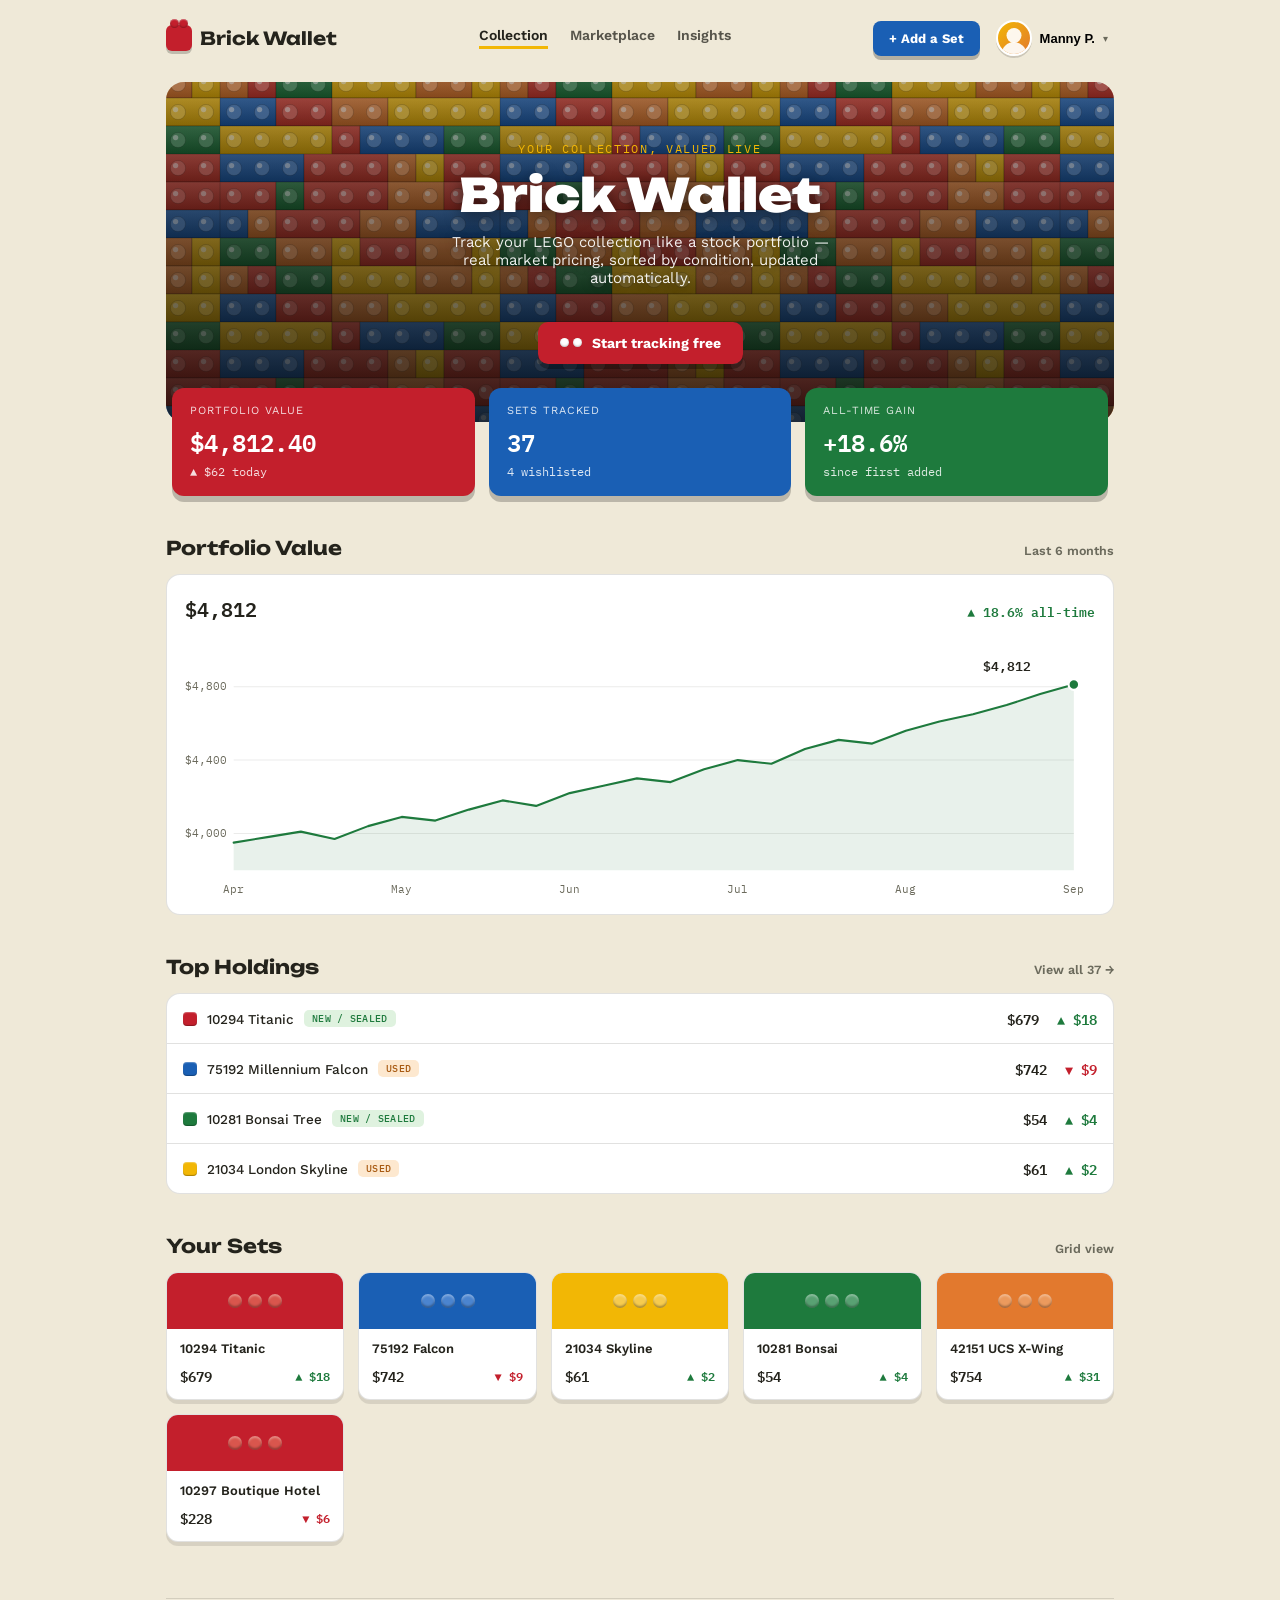
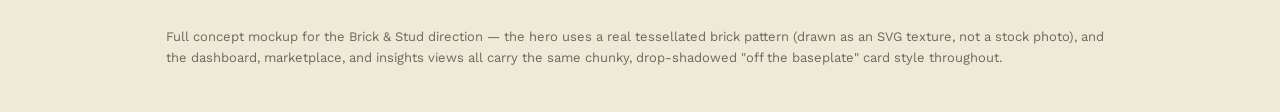
<file: Design/index.html>
<!DOCTYPE html>
<html lang="en">
<head>
<meta charset="UTF-8">
<meta name="viewport" content="width=device-width, initial-scale=1.0">
<title>Brick Wallet</title>
<link rel="stylesheet" href="style.css">
</head>
<body>

<div class="container">

  <!-- Top navigation bar: logo, page links, and the account menu on the right. -->
  <nav>
    <div class="logo"><span class="mark"></span> Brick Wallet</div>
    <div class="nav-links">
      <a href="#" class="active" data-view="collection">Collection</a>
      <a href="#" data-view="marketplace">Marketplace</a>
      <a href="#" data-view="insights">Insights</a>
    </div>
    <div class="nav-right">
      <button class="nav-cta">+ Add a Set</button>
      <!-- Account menu: clicking the avatar button opens the dropdown below it (handled in script.js). -->
      <div class="account" id="accountMenuRoot">
        <button class="account-btn" id="accountBtn" aria-haspopup="true" aria-expanded="false">
          <span class="avatar"></span>
          <span class="account-name">Manny P.</span>
          <span class="account-caret">▾</span>
        </button>
        <div class="account-menu" id="accountMenu" hidden>
          <div class="account-menu-head">
            <span class="avatar"></span>
            <div class="who">
              <div class="who-name">Manny P.</div>
              <div class="who-handle">@goodsreloaded</div>
            </div>
          </div>
          <hr>
          <a href="#"><span class="mi">👤</span> Your Profile</a>
          <a href="#"><span class="mi">🧱</span> Collection Settings</a>
          <a href="#"><span class="mi">🔔</span> Notifications</a>
          <hr>
          <a href="#" class="danger"><span class="mi">⏻</span> Sign out</a>
        </div>
      </div>
    </div>
  </nav>

  <!-- ===== Collection page: the default view showing the user's own set holdings. ===== -->
  <div id="view-collection" class="view">

  <!-- Hero banner with the brick-pattern background, title, tagline, and sign-up button. -->
  <div class="hero">
    <div class="hero-inner">
      <span class="eyebrow">Your Collection, Valued Live</span>
      <h1>Brick Wallet</h1>
      <p>Track your LEGO collection like a stock portfolio — real market pricing, sorted by condition, updated automatically.</p>
      <button class="hero-cta"><span class="stud-pair"><span></span><span></span></span> Start tracking free</button>
    </div>
  </div>

  <!-- Three summary tiles: total value, how many sets are tracked, and overall gain. -->
  <div class="stat-row">
    <div class="stat">
      <div class="label">Portfolio Value</div>
      <div class="value">$4,812.40</div>
      <div class="sub">▲ $62 today</div>
    </div>
    <div class="stat">
      <div class="label">Sets Tracked</div>
      <div class="value">37</div>
      <div class="sub">4 wishlisted</div>
    </div>
    <div class="stat">
      <div class="label">All-Time Gain</div>
      <div class="value">+18.6%</div>
      <div class="sub">since first added</div>
    </div>
  </div>

  <div class="section-head">
    <h2>Portfolio Value</h2>
    <span class="chart-range">Last 6 months</span>
  </div>
  <div class="chart-card">
    <div class="chart-top">
      <span class="value">$4,812</span><span class="delta">▲ 18.6% all-time</span>
    </div>
    <div class="chart-svg-wrap">
      <!-- The line chart itself: gridlines, the filled area + line, month labels, and an invisible hit-area that script.js uses for hover. -->
      <svg id="valueChart" viewBox="0 0 860 260" preserveAspectRatio="xMidYMid meet">
        <line class="grid-line" x1="46" y1="191.3" x2="840" y2="191.3"></line>
        <line class="grid-line" x1="46" y1="122.0" x2="840" y2="122.0"></line>
        <line class="grid-line" x1="46" y1="52.7" x2="840" y2="52.7"></line>
        <text class="axis-label" x="40" y="195" text-anchor="end">$4,000</text>
        <text class="axis-label" x="40" y="125.5" text-anchor="end">$4,400</text>
        <text class="axis-label" x="40" y="56.2" text-anchor="end">$4,800</text>

        <path class="value-area" d="M 46.0,200.0 L 77.8,194.8 L 109.5,189.6 L 141.3,196.5 L 173.0,184.4 L 204.8,175.7 L 236.6,179.2 L 268.3,168.8 L 300.1,160.1 L 331.8,165.3 L 363.6,153.2 L 395.4,146.3 L 427.1,139.3 L 458.9,142.8 L 490.6,130.7 L 522.4,122.0 L 554.2,125.5 L 585.9,111.6 L 617.7,102.9 L 649.4,106.4 L 681.2,94.3 L 713.0,85.6 L 744.7,78.7 L 776.5,70.0 L 808.2,59.6 L 840.0,50.6 L 840.0,226 L 46.0,226 Z"></path>
        <path class="value-line" d="M 46.0,200.0 L 77.8,194.8 L 109.5,189.6 L 141.3,196.5 L 173.0,184.4 L 204.8,175.7 L 236.6,179.2 L 268.3,168.8 L 300.1,160.1 L 331.8,165.3 L 363.6,153.2 L 395.4,146.3 L 427.1,139.3 L 458.9,142.8 L 490.6,130.7 L 522.4,122.0 L 554.2,125.5 L 585.9,111.6 L 617.7,102.9 L 649.4,106.4 L 681.2,94.3 L 713.0,85.6 L 744.7,78.7 L 776.5,70.0 L 808.2,59.6 L 840.0,50.6"></path>

        <text class="month-label" x="46" y="248">Apr</text>
        <text class="month-label" x="204.8" y="248">May</text>
        <text class="month-label" x="363.6" y="248">Jun</text>
        <text class="month-label" x="522.4" y="248">Jul</text>
        <text class="month-label" x="681.2" y="248">Aug</text>
        <text class="month-label" x="840" y="248" text-anchor="end">Sep</text>

        <circle class="end-dot" cx="840.0" cy="50.6" r="5"></circle>
        <text class="end-label" x="800" y="38" text-anchor="end">$4,812</text>

        <line id="crosshair" class="crosshair" x1="46" y1="18" x2="46" y2="226"></line>
        <circle id="hoverDot" class="hover-dot" cx="0" cy="0" r="5"></circle>
        <rect class="chart-hit" x="46" y="18" width="794" height="208"></rect>
      </svg>
      <div id="chartTooltip" class="chart-tooltip" hidden></div>
    </div>
  </div>

  <div class="section-head">
    <h2>Top Holdings</h2>
    <span class="view-all">View all 37 →</span>
  </div>
  <!-- List of the user's top-value sets, each with a condition badge and today's price change. -->
  <div class="list">
    <div class="row">
      <div class="set-name"><span class="swatch" style="background:var(--red)"></span>10294 Titanic <span class="badge new">New / Sealed</span></div>
      <div class="row-right"><span class="price">$679</span><span class="delta up">▲ $18</span></div>
    </div>
    <div class="row">
      <div class="set-name"><span class="swatch" style="background:var(--blue)"></span>75192 Millennium Falcon <span class="badge used">Used</span></div>
      <div class="row-right"><span class="price">$742</span><span class="delta down">▼ $9</span></div>
    </div>
    <div class="row">
      <div class="set-name"><span class="swatch" style="background:var(--green)"></span>10281 Bonsai Tree <span class="badge new">New / Sealed</span></div>
      <div class="row-right"><span class="price">$54</span><span class="delta up">▲ $4</span></div>
    </div>
    <div class="row">
      <div class="set-name"><span class="swatch" style="background:var(--yellow)"></span>21034 London Skyline <span class="badge used">Used</span></div>
      <div class="row-right"><span class="price">$61</span><span class="delta up">▲ $2</span></div>
    </div>
  </div>

  <div class="section-head">
    <h2>Your Sets</h2>
    <span class="view-all">Grid view</span>
  </div>
  <!-- Grid view of every set, shown as brick-styled cards. -->
  <div class="grid">
    <div class="card">
      <div class="card-top"><span class="stud"></span><span class="stud"></span><span class="stud"></span></div>
      <div class="card-body">
        <div class="name">10294 Titanic</div>
        <div class="meta"><span class="price">$679</span><span class="delta up">▲ $18</span></div>
      </div>
    </div>
    <div class="card">
      <div class="card-top"><span class="stud"></span><span class="stud"></span><span class="stud"></span></div>
      <div class="card-body">
        <div class="name">75192 Falcon</div>
        <div class="meta"><span class="price">$742</span><span class="delta down">▼ $9</span></div>
      </div>
    </div>
    <div class="card">
      <div class="card-top"><span class="stud"></span><span class="stud"></span><span class="stud"></span></div>
      <div class="card-body">
        <div class="name">21034 Skyline</div>
        <div class="meta"><span class="price">$61</span><span class="delta up">▲ $2</span></div>
      </div>
    </div>
    <div class="card">
      <div class="card-top"><span class="stud"></span><span class="stud"></span><span class="stud"></span></div>
      <div class="card-body">
        <div class="name">10281 Bonsai</div>
        <div class="meta"><span class="price">$54</span><span class="delta up">▲ $4</span></div>
      </div>
    </div>
    <div class="card">
      <div class="card-top"><span class="stud"></span><span class="stud"></span><span class="stud"></span></div>
      <div class="card-body">
        <div class="name">42151 UCS X-Wing</div>
        <div class="meta"><span class="price">$754</span><span class="delta up">▲ $31</span></div>
      </div>
    </div>
    <div class="card">
      <div class="card-top"><span class="stud"></span><span class="stud"></span><span class="stud"></span></div>
      <div class="card-body">
        <div class="name">10297 Boutique Hotel</div>
        <div class="meta"><span class="price">$228</span><span class="delta down">▼ $6</span></div>
      </div>
    </div>
  </div>

  </div><!-- /view-collection -->

  <!-- ===== Marketplace page: hidden by default, shown when the user clicks "Marketplace" in the nav. ===== -->
  <div id="view-marketplace" class="view" hidden>

    <div class="section-head" style="margin-top:24px;">
      <h2>Marketplace</h2>
      <span class="chart-range">Live prices, combined across sources</span>
    </div>
    <div class="search-bar"><span class="icon">🔍</span> Search any set by number or name…</div>

    <!-- Price-comparison card for one set: shows each source's price, then Brick Wallet's own combined estimate. -->
    <div class="compare-card">
      <div class="compare-thumb"><span></span><span></span><span></span></div>
      <div class="compare-main">
        <div class="compare-head">
          <div>
            <h3>10294 Titanic</h3>
            <div class="set-num">9,090 pieces · Icons</div>
          </div>
        </div>
        <div class="cond-toggle">
          <button class="pill active">New / Sealed</button>
          <button class="pill">Used</button>
        </div>
        <div class="source-list">
          <div class="source-row">
            <div class="source-name"><span class="source-dot" style="background:#e2792e"></span>eBay <span class="source-meta">42 sold · last 30 days</span></div>
            <div class="source-price">$671 avg</div>
          </div>
          <div class="source-row">
            <div class="source-name"><span class="source-dot" style="background:#1a5fb4"></span>BrickLink <span class="source-meta">116 listings · new</span></div>
            <div class="source-price">$684 avg</div>
          </div>
          <div class="source-row">
            <div class="source-name"><span class="source-dot" style="background:#6b6a5c"></span>PriceCharting <span class="source-meta">guide price</span></div>
            <div class="source-price">$665</div>
          </div>
        </div>
        <div class="best-price">
          <div>
            <div class="bp-label">Brick Wallet Price</div>
            <div class="bp-value">$679</div>
          </div>
          <div class="bp-note">Outliers removed, matched to condition &amp; recency</div>
        </div>
      </div>
    </div>

    <div class="section-head">
      <h2>Recently Compared</h2>
      <span class="view-all">View history →</span>
    </div>
    <!-- Small cards for other sets the user has recently looked up prices for. -->
    <div class="mk-grid">
      <div class="mk-card"><div class="mk-swatch" style="background:var(--blue)"></div><div><div class="mk-name">75192 Falcon</div><div class="mk-best">Best: <b>$742</b> · BrickLink</div></div></div>
      <div class="mk-card"><div class="mk-swatch" style="background:var(--green)"></div><div><div class="mk-name">10281 Bonsai</div><div class="mk-best">Best: <b>$54</b> · eBay</div></div></div>
      <div class="mk-card"><div class="mk-swatch" style="background:var(--yellow)"></div><div><div class="mk-name">21034 Skyline</div><div class="mk-best">Best: <b>$61</b> · eBay</div></div></div>
      <div class="mk-card"><div class="mk-swatch" style="background:var(--orange)"></div><div><div class="mk-name">42151 X-Wing</div><div class="mk-best">Best: <b>$754</b> · BrickLink</div></div></div>
    </div>

  </div><!-- /view-marketplace -->

  <!-- ===== Insights page: hidden by default, shown when the user clicks "Insights" in the nav. ===== -->
  <div id="view-insights" class="view" hidden>

    <div class="section-head" style="margin-top:24px;">
      <h2>Insights</h2>
      <span class="chart-range">How your collection is doing</span>
    </div>

    <!-- Three headline stats: best-performing set, average hold time, and how many themes are represented. -->
    <div class="stat-row" style="margin-top:0;">
      <div class="stat" style="background:var(--green)">
        <div class="label">Best Performer</div>
        <div class="value">Titanic</div>
        <div class="sub">▲ 23.4% since added</div>
      </div>
      <div class="stat" style="background:var(--blue)">
        <div class="label">Avg. Hold Time</div>
        <div class="value">14 mo</div>
        <div class="sub">across 37 sets</div>
      </div>
      <div class="stat" style="background:var(--orange)">
        <div class="label">Themes Held</div>
        <div class="value">6</div>
        <div class="sub">Star Wars leads at 38%</div>
      </div>
    </div>

    <!-- Horizontal bars showing how the portfolio's value breaks down by LEGO theme. -->
    <div class="section-head"><h2>Value by Theme</h2></div>
    <div class="theme-bars">
      <div class="theme-row">
        <div class="theme-top"><span class="tname">Star Wars</span><span class="tval">$1,840</span></div>
        <div class="theme-track"><div class="theme-fill" style="width:100%"></div></div>
      </div>
      <div class="theme-row">
        <div class="theme-top"><span class="tname">Icons</span><span class="tval">$980</span></div>
        <div class="theme-track"><div class="theme-fill" style="width:53%"></div></div>
      </div>
      <div class="theme-row">
        <div class="theme-top"><span class="tname">Technic</span><span class="tval">$760</span></div>
        <div class="theme-track"><div class="theme-fill" style="width:41%"></div></div>
      </div>
      <div class="theme-row">
        <div class="theme-top"><span class="tname">Creator Expert</span><span class="tval">$640</span></div>
        <div class="theme-track"><div class="theme-fill" style="width:35%"></div></div>
      </div>
      <div class="theme-row">
        <div class="theme-top"><span class="tname">City</span><span class="tval">$340</span></div>
        <div class="theme-track"><div class="theme-fill" style="width:18%"></div></div>
      </div>
      <div class="theme-row">
        <div class="theme-top"><span class="tname">Ideas</span><span class="tval">$252</span></div>
        <div class="theme-track"><div class="theme-fill" style="width:14%"></div></div>
      </div>
    </div>

    <!-- A two-segment bar showing what share of the collection is New/Sealed versus Used. -->
    <div class="section-head"><h2>New/Sealed vs. Used</h2></div>
    <div class="split-card">
      <div class="split-labels"><span class="new-lab">New / Sealed — 68%</span><span class="used-lab">Used — 32%</span></div>
      <div class="split-bar">
        <div class="split-new" style="width:68%"></div>
        <div class="split-used" style="width:32%"></div>
      </div>
    </div>

    <!-- Two side-by-side lists: sets that gained value this week and sets that lost value. -->
    <div class="section-head"><h2>Top Movers This Week</h2></div>
    <div class="movers-grid">
      <div class="list">
        <div class="row"><div class="set-name"><span class="swatch" style="background:var(--red)"></span>10294 Titanic</div><div class="delta up">▲ 3.9%</div></div>
        <div class="row"><div class="set-name"><span class="swatch" style="background:var(--orange)"></span>42151 X-Wing</div><div class="delta up">▲ 2.1%</div></div>
      </div>
      <div class="list">
        <div class="row"><div class="set-name"><span class="swatch" style="background:var(--blue)"></span>75192 Falcon</div><div class="delta down">▼ 1.1%</div></div>
        <div class="row"><div class="set-name"><span class="swatch" style="background:var(--yellow)"></span>10297 Hotel</div><div class="delta down">▼ 0.8%</div></div>
      </div>
    </div>

  </div><!-- /view-insights -->

  <!-- Small print explaining the concept, shown at the bottom of every page. -->
  <footer>
    Full concept mockup for the Brick &amp; Stud direction — the hero uses a real tessellated brick pattern (drawn as an SVG texture, not a stock photo), and the dashboard, marketplace, and insights views all carry the same chunky, drop-shadowed "off the baseplate" card style throughout.
  </footer>

</div>

<!-- All the interactive behavior (chart hover, page switching, account menu) lives in script.js. -->
<script src="script.js"></script>
</body>
</html>
</file>
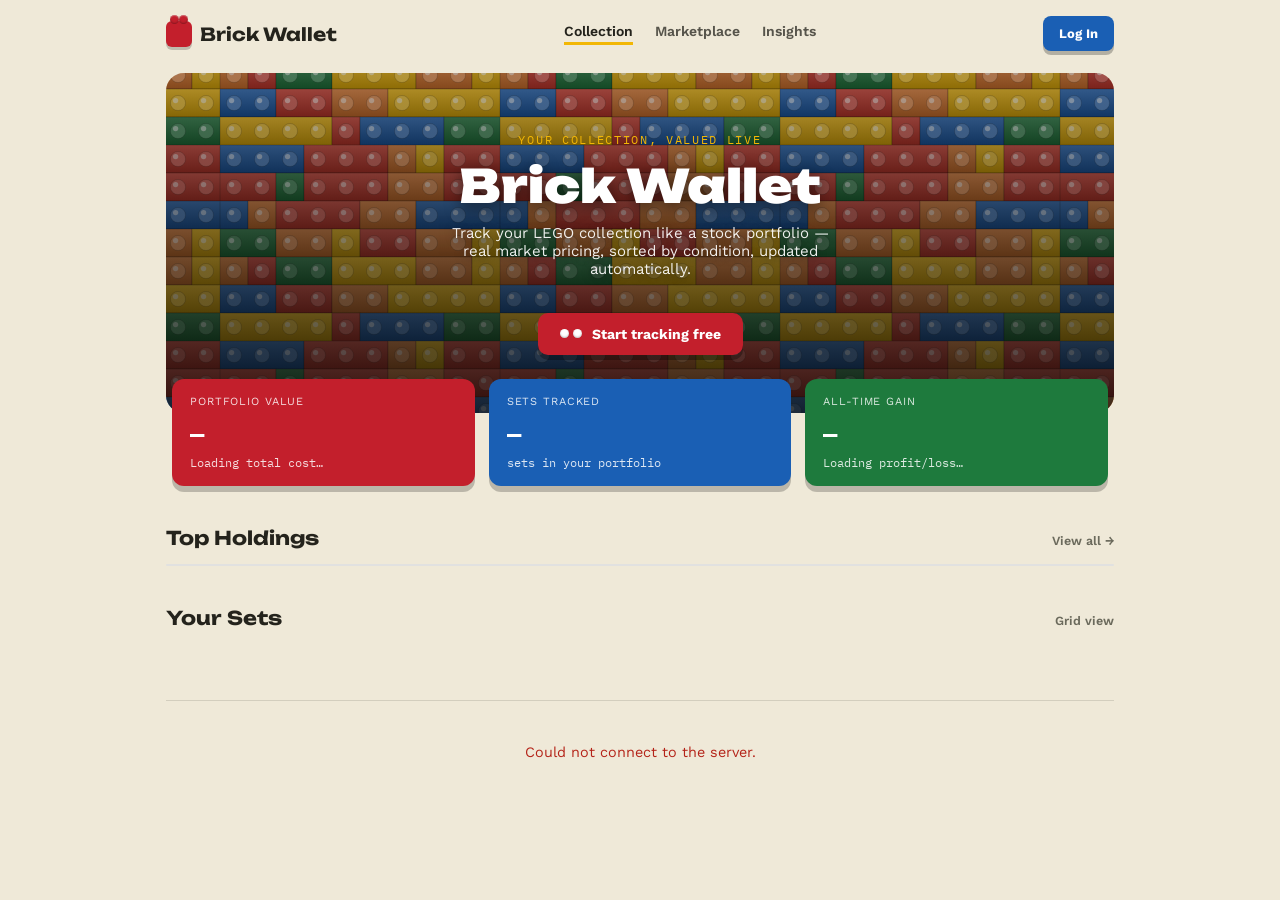
<file: frontend/main/main.html>
<!DOCTYPE html>
<html lang="en">
<head>
<meta charset="UTF-8">
<meta name="viewport" content="width=device-width, initial-scale=1.0">
<title>Brick Wallet</title>
<link rel="stylesheet" href="style.css">

  <style>
    .portfolio-status { margin: 12px 0; font-size: 0.9rem; color: var(--muted, #777); }
    .portfolio-status.error { color: #b42318; }
    .portfolio-status.success { color: var(--green, #287a45); }
    .portfolio-empty { padding: 16px 0; color: var(--muted, #777); }
  </style>
</head>
<body>

<div class="container">

  <!-- Top navigation bar: logo, page links, and the account menu on the right. -->
  <nav>
    <div class="logo"><span class="mark"></span> Brick Wallet</div>
    <div class="nav-links">
      <a href="#" class="active" data-view="collection">Collection</a>
      <a href="#" data-view="marketplace">Marketplace</a>
      <a href="#" data-view="insights">Insights</a>
    </div>
    <div class="nav-right">
      <button id="add-set-button">+ Add a Set</button>
      <button id="login-button">Log In</button>
      
      <!-- Account menu: clicking the avatar button opens the dropdown below it (handled in script.js). -->
      <div class="account" id="accountMenuRoot">
        <button class="account-btn" id="accountBtn" aria-haspopup="true" aria-expanded="false">
          <span class="avatar"></span>
          <span class="account-name">null</span>
          <span class="account-caret">▾</span>
        </button>
        <div class="account-menu" id="accountMenu" hidden>
          <div class="account-menu-head">
            <span class="avatar"></span>
            <div class="who">
              <div class="who-name">Manny P.</div>
              <div class="who-handle">@goodsreloaded</div>
            </div>
          </div>
          <hr>
          <a href="#"><span class="mi">👤</span> Your Profile</a>
          <a href="#"><span class="mi">🧱</span> Collection Settings</a>
          <a href="#"><span class="mi">🔔</span> Notifications</a>
          <hr>
          <a href="#" class="danger" id="logout-button">
            <span class="mi">⏻</span> Sign out
          </a>
        </div>
      </div>
    </div>
  </nav>

<!-- Login dialog -->
<dialog id="login-dialog">
  <h2>Welcome Back</h2>
  <p>Log in to your Brick Wallet account.</p>

  <form id="login-form">
    <label for="login-username">Username</label>
    <input
      type="text"
      id="login-username"
      placeholder="Enter your username"
      required
    />

    <label for="login-password">Password</label>
    <input
      type="password"
      id="login-password"
      placeholder="Enter your password"
      required
    />

    <p id="login-message" role="status" aria-live="polite"></p>

    <div class="add-set-actions">
      <button type="button" id="cancel-login">Cancel</button>
      <button type="submit" id="submit-login">Log In</button>
    </div>
  </form>

  <hr>

  <p>Don't have an account?</p>
  <button type="button" id="switch-to-register">Create an Account</button>
</dialog>


<!-- Registration dialog -->
<dialog id="register-dialog">
  <h2>Start Your Collection</h2>
  <p>Create an account to start tracking your LEGO collection.</p>

  <form id="register-form">
    <label for="register-username">Username</label>
    <input
      type="text"
      id="register-username"
      placeholder="Choose a username"
      required
    />

    <label for="register-password">Password</label>
    <input
      type="password"
      id="register-password"
      placeholder="Choose a password"
      required
    />

    <p id="register-message" role="status" aria-live="polite"></p>

    <div class="add-set-actions">
      <button type="button" id="cancel-register">Cancel</button>
      <button type="submit" id="submit-register">Register</button>
    </div>
  </form>

  <hr>

  <p>Already have an account?</p>
  <button type="button" id="switch-to-login">Log In</button>
</dialog>

  <!-- ===== Collection page: the default view showing the user's own set holdings. ===== -->
  <div id="view-collection" class="view">

  <!-- Hero banner with the brick-pattern background, title, tagline, and sign-up button. -->
  <div class="hero">
    <div class="hero-inner">
      <span class="eyebrow">Your Collection, Valued Live</span>
      <h1>Brick Wallet</h1>
      <p>Track your LEGO collection like a stock portfolio — real market pricing, sorted by condition, updated automatically.</p>
      <button class="hero-cta" id="register-button">
        <span class="stud-pair"><span></span><span></span></span>
        Start tracking free
        </button>
    </div>
  </div>

  

  <!-- Three summary tiles: total value, how many sets are tracked, and overall gain. -->
  <div class="stat-row">
    <div class="stat">
      <div class="label">Portfolio Value</div>
      <div class="value" id="portfolio-value">—</div>
      <div class="sub" id="portfolio-cost">Loading total cost…</div>
    </div>
    <div class="stat">
      <div class="label">Sets Tracked</div>
      <div class="value" id="portfolio-set-count">—</div>
      <div class="sub">sets in your portfolio</div>
    </div>
    <div class="stat">
      <div class="label">All-Time Gain</div>
      <div class="value" id="portfolio-return">—</div>
      <div class="sub" id="portfolio-profit">Loading profit/loss…</div>
    </div>
  </div>

  <div class="section-head">
    <h2>Top Holdings</h2>
    <span class="view-all" id="portfolio-view-all">View all →</span>
  </div>
  <!-- List of the user's top-value sets, each with a condition badge and today's price change. -->
  <div class="list" id="portfolio-holdings" align="center"></div>

  <div class="section-head">
    <h2>Your Sets</h2>
    <span class="view-all">Grid view</span>
  </div>
  <!-- Grid view of every set, shown as brick-styled cards. -->
  <div class="grid" id="portfolio-grid"></div>

    </div><!-- /view-collection -->

  <!-- ===== Marketplace page: hidden by default, shown when the user clicks "Marketplace" in the nav. ===== -->
  <div id="view-marketplace" class="view" hidden>

    <div class="section-head" style="margin-top:24px;">
      <h2>Marketplace</h2>
      <span class="chart-range">Live prices, combined across sources</span>
    </div>
    <div class="search-bar"><span class="icon">🔍</span> Search any set by number or name…</div>

    <!-- Price-comparison card for one set: shows each source's price, then Brick Wallet's own combined estimate. -->
    <div class="compare-card">
      <div class="compare-thumb"><span></span><span></span><span></span></div>
      <div class="compare-main">
        <div class="compare-head">
          <div>
            <h3>10294 Titanic</h3>
            <div class="set-num">9,090 pieces · Icons</div>
          </div>
        </div>
        <div class="cond-toggle">
          <button class="pill active">New / Sealed</button>
          <button class="pill">Used</button>
        </div>
        <div class="source-list">
          <div class="source-row">
            <div class="source-name"><span class="source-dot" style="background:#e2792e"></span>eBay <span class="source-meta">42 sold · last 30 days</span></div>
            <div class="source-price">$671 avg</div>
          </div>
          <div class="source-row">
            <div class="source-name"><span class="source-dot" style="background:#1a5fb4"></span>BrickLink <span class="source-meta">116 listings · new</span></div>
            <div class="source-price">$684 avg</div>
          </div>
          <div class="source-row">
            <div class="source-name"><span class="source-dot" style="background:#6b6a5c"></span>PriceCharting <span class="source-meta">guide price</span></div>
            <div class="source-price">$665</div>
          </div>
        </div>
        <div class="best-price">
          <div>
            <div class="bp-label">Brick Wallet Price</div>
            <div class="bp-value">$679</div>
          </div>
          <div class="bp-note">Outliers removed, matched to condition &amp; recency</div>
        </div>
      </div>
    </div>

    <div class="section-head">
      <h2>Recently Compared</h2>
      <span class="view-all">View history →</span>
    </div>
    <!-- Small cards for other sets the user has recently looked up prices for. -->
    <div class="mk-grid">
      <div class="mk-card"><div class="mk-swatch" style="background:var(--blue)"></div><div><div class="mk-name">75192 Falcon</div><div class="mk-best">Best: <b>$742</b> · BrickLink</div></div></div>
      <div class="mk-card"><div class="mk-swatch" style="background:var(--green)"></div><div><div class="mk-name">10281 Bonsai</div><div class="mk-best">Best: <b>$54</b> · eBay</div></div></div>
      <div class="mk-card"><div class="mk-swatch" style="background:var(--yellow)"></div><div><div class="mk-name">21034 Skyline</div><div class="mk-best">Best: <b>$61</b> · eBay</div></div></div>
      <div class="mk-card"><div class="mk-swatch" style="background:var(--orange)"></div><div><div class="mk-name">42151 X-Wing</div><div class="mk-best">Best: <b>$754</b> · BrickLink</div></div></div>
    </div>

  </div><!-- /view-marketplace -->

  <!-- ===== Insights page: hidden by default, shown when the user clicks "Insights" in the nav. ===== -->
  <div id="view-insights" class="view" hidden>

    <div class="section-head" style="margin-top:24px;">
      <h2>Insights</h2>
      <span class="chart-range">How your collection is doing</span>
    </div>

    <!-- Three headline stats: best-performing set, average hold time, and how many themes are represented. -->
    <div class="stat-row" style="margin-top:0;">
      <div class="stat" style="background:var(--green)">
        <div class="label">Best Performer</div>
        <div class="value">Titanic</div>
        <div class="sub">▲ 23.4% since added</div>
      </div>
      <div class="stat" style="background:var(--blue)">
        <div class="label">Avg. Hold Time</div>
        <div class="value">14 mo</div>
        <div class="sub">across 37 sets</div>
      </div>
      <div class="stat" style="background:var(--orange)">
        <div class="label">Themes Held</div>
        <div class="value">6</div>
        <div class="sub">Star Wars leads at 38%</div>
      </div>
    </div>

    <!-- Horizontal bars showing how the portfolio's value breaks down by LEGO theme. -->
    <div class="section-head"><h2>Value by Theme</h2></div>
    <div class="theme-bars">
      <div class="theme-row">
        <div class="theme-top"><span class="tname">Star Wars</span><span class="tval">$1,840</span></div>
        <div class="theme-track"><div class="theme-fill" style="width:100%"></div></div>
      </div>
      <div class="theme-row">
        <div class="theme-top"><span class="tname">Icons</span><span class="tval">$980</span></div>
        <div class="theme-track"><div class="theme-fill" style="width:53%"></div></div>
      </div>
      <div class="theme-row">
        <div class="theme-top"><span class="tname">Technic</span><span class="tval">$760</span></div>
        <div class="theme-track"><div class="theme-fill" style="width:41%"></div></div>
      </div>
      <div class="theme-row">
        <div class="theme-top"><span class="tname">Creator Expert</span><span class="tval">$640</span></div>
        <div class="theme-track"><div class="theme-fill" style="width:35%"></div></div>
      </div>
      <div class="theme-row">
        <div class="theme-top"><span class="tname">City</span><span class="tval">$340</span></div>
        <div class="theme-track"><div class="theme-fill" style="width:18%"></div></div>
      </div>
      <div class="theme-row">
        <div class="theme-top"><span class="tname">Ideas</span><span class="tval">$252</span></div>
        <div class="theme-track"><div class="theme-fill" style="width:14%"></div></div>
      </div>
    </div>

    <!-- A two-segment bar showing what share of the collection is New/Sealed versus Used. -->
    <div class="section-head"><h2>New/Sealed vs. Used</h2></div>
    <div class="split-card">
      <div class="split-labels"><span class="new-lab">New / Sealed — 68%</span><span class="used-lab">Used — 32%</span></div>
      <div class="split-bar">
        <div class="split-new" style="width:68%"></div>
        <div class="split-used" style="width:32%"></div>
      </div>
    </div>

    <!-- Two side-by-side lists: sets that gained value this week and sets that lost value. -->
    <div class="section-head"><h2>Top Movers This Week</h2></div>
    <div class="movers-grid">
      <div class="list">
        <div class="row"><div class="set-name"><span class="swatch" style="background:var(--red)"></span>10294 Titanic</div><div class="delta up">▲ 3.9%</div></div>
        <div class="row"><div class="set-name"><span class="swatch" style="background:var(--orange)"></span>42151 X-Wing</div><div class="delta up">▲ 2.1%</div></div>
      </div>
      <div class="list">
        <div class="row"><div class="set-name"><span class="swatch" style="background:var(--blue)"></span>75192 Falcon</div><div class="delta down">▼ 1.1%</div></div>
        <div class="row"><div class="set-name"><span class="swatch" style="background:var(--yellow)"></span>10297 Hotel</div><div class="delta down">▼ 0.8%</div></div>
      </div>
    </div>

  </div><!-- /view-insights -->

  <!-- Add a LEGO set -->
  <dialog id="add-set-dialog">
    <h2>Add a LEGO Set</h2>
    <p>Enter the details of the set you want to track.</p>

    <form id="add-set-form">
      <label for="new-set-number">LEGO Set Number</label>
      <input
        id="new-set-number"
        name="setNumber"
        type="text"
        placeholder="e.g. 10294"
        required
      />

      <label for="new-set-purchase">Purchase Price ($)</label>
      <input
        id="new-set-purchase"
        name="purchasePrice"
        type="number"
        min="0"
        step="0.01"
        placeholder="500.00"
        required
      />
  
      <label for="condition">Condition (New/Used)</label>
        <select id="condition" name="condition" required>
          <option value="NEW">New / Sealed</option>
          <option value="USED">Used / Built</option>
        </select>

      <p id="add-set-message" role="status" aria-live="polite"></p>

      <div class="add-set-actions">
        <button type="button" id="cancel-add-set">Cancel</button>
        <button type="submit" id="submit-add-set">Add Set</button>
      </div>
    </form>
  </dialog>

  <!-- Small print explaining the concept, shown at the bottom of every page. -->
  <footer>
    <p id="portfolio-status" class="portfolio-status" role="status" aria-live="polite" align="center";>Connecting to your portfolio…</p>
  </footer>

</div>

<!-- All the interactive behavior (chart hover, page switching, account menu) lives in script.js. -->
<script src="script.js"></script>
</body>
</html>
</file>
<file: Design/style.css>
/* Pulls in the three fonts used across the whole site (headings, body text, and mono numbers). */
@import url('https://fonts.googleapis.com/css2?family=Unbounded:wght@500;700;900&family=Work+Sans:wght@400;500;600;700&family=IBM+Plex+Mono:wght@400;500;600&display=swap');

/* Central color palette so every component below just reuses these names instead of repeating hex codes. */
:root{
  --cream: #efe9d8;
  --paper: #ffffff;
  --ink: #24231c;
  --ink-dim: #6b6a5c;
  --line: #24231c22;
  --red: #c31f2c;
  --blue: #1a5fb4;
  --yellow: #f2b705;
  --green: #1e7a3d;
  --orange: #e2792e;
  --good: #1e7a3d;
  --bad: #c31f2c;
}

/* Makes width/height calculations include padding and border, which is easier to reason about. */
*{ box-sizing: border-box; }
/* Sets the page's default background, text color, and body font. */
body{
  margin:0;
  background: var(--cream);
  color: var(--ink);
  font-family: 'Work Sans', system-ui, sans-serif;
}
/* Headings use the bold, blocky display font instead of the body font. */
h1,h2,h3{ font-family:'Unbounded', system-ui, sans-serif; margin:0; text-wrap:balance; }

/* Centers the page content and caps its width so it doesn't stretch too wide on big screens. */
.container{ max-width: 980px; margin-inline:auto; padding-inline:16px; }

/* ---------- nav ---------- */
/* The top navigation bar: logo on the left, page links in the middle, buttons on the right. */
nav{
  display:flex;
  align-items:center;
  justify-content:space-between;
  padding-block: 16px;
}
/* The "Brick Wallet" logo text plus its little brick icon. */
.logo{
  display:flex; align-items:center; gap:8px;
  font-family:'Unbounded', sans-serif; font-weight:700; font-size:18px;
}
/* The small red square that acts as the brick-shaped logo mark. */
.logo .mark{
  width:26px; height:26px; border-radius:6px; background:var(--red);
  box-shadow: 0 3px 0 rgba(0,0,0,0.2);
  position:relative;
}
/* Draws the two small round "studs" on top of the logo brick. */
.logo .mark::before, .logo .mark::after{
  content:""; position:absolute; top:-6px; width:9px; height:9px; border-radius:50%;
  background:var(--red); box-shadow: inset 0 -1px 2px rgba(0,0,0,0.3), inset 0 1px 1px rgba(255,255,255,0.35);
}
.logo .mark::before{ left:4px; }
.logo .mark::after{ right:4px; }
/* The row of Collection / Marketplace / Insights links. */
.nav-links{ display:flex; gap:22px; font-size:14px; font-weight:600; }
.nav-links a{ color:var(--ink); text-decoration:none; opacity:.75; }
/* Underlines whichever nav link is currently the active page. */
.nav-links a.active{ opacity:1; border-bottom:3px solid var(--yellow); padding-bottom:3px; }
/* The blue "+ Add a Set" call-to-action button in the nav. */
.nav-cta{
  font-family:'Work Sans', sans-serif; font-weight:700; font-size:13px;
  color:#fff; background:var(--blue); border:none; border-radius:8px;
  padding: 10px 16px; box-shadow: 0 4px 0 rgba(0,0,0,0.25); cursor:pointer;
}

/* Groups the "Add a Set" button and the account menu together on the right side of the nav. */
.nav-right{ display:flex; align-items:center; gap:12px; }

/* ---------- account manager ---------- */
/* Wrapper for the avatar button and its dropdown, positioned so the dropdown can anchor to it. */
.account{ position:relative; }
/* The clickable avatar + name + arrow button that opens the account dropdown. */
.account-btn{
  display:flex; align-items:center; gap:8px;
  background:transparent; border:none; cursor:pointer; padding:4px 6px 4px 4px;
  border-radius:999px;
}
.account-btn:hover{ background:rgba(36,35,28,0.05); }
/* The circular profile picture placeholder (a colored circle with a simple person silhouette drawn on it). */
.avatar{
  width:36px; height:36px; border-radius:50%; position:relative; overflow:hidden;
  background: linear-gradient(135deg, var(--yellow), var(--orange));
  border:2px solid #fff; box-shadow: 0 2px 0 rgba(0,0,0,0.15); flex-shrink:0;
}
/* Draws the "head" part of the avatar silhouette. */
.avatar::before{
  content:""; position:absolute; width:15px; height:15px; border-radius:50%;
  background:#fff; opacity:0.92; top:6px; left:50%; transform:translateX(-50%);
}
/* Draws the "shoulders" part of the avatar silhouette. */
.avatar::after{
  content:""; position:absolute; width:25px; height:13px; border-radius:13px 13px 0 0;
  background:#fff; opacity:0.92; bottom:-1px; left:50%; transform:translateX(-50%);
}
.account-name{ font-size:13px; font-weight:600; }
/* The little down-arrow next to the account name that flips upside-down when the menu is open. */
.account-caret{ font-size:10px; color:var(--ink-dim); transition: transform .15s; }
.account.open .account-caret{ transform: rotate(180deg); }

/* The dropdown panel itself: positioned under the avatar button, hidden until opened. */
.account-menu{
  position:absolute; top:calc(100% + 10px); right:0; width:230px;
  background:var(--paper); border:1px solid var(--line); border-radius:14px;
  box-shadow: 0 12px 30px -12px rgba(0,0,0,0.28);
  padding:8px; z-index:20;
}
/* The [hidden] attribute (toggled by JS) is what actually shows/hides this menu. */
.account-menu[hidden]{ display:none; }
/* The header row inside the dropdown showing the bigger avatar, name, and handle. */
.account-menu-head{ display:flex; align-items:center; gap:10px; padding:8px 8px 12px; }
.account-menu-head .avatar{ width:40px; height:40px; }
.account-menu-head .avatar::before{ width:16px; height:16px; top:7px; }
.account-menu-head .avatar::after{ width:28px; height:14px; }
.account-menu-head .who .who-name{ font-size:13.5px; font-weight:700; }
.account-menu-head .who .who-handle{ font-size:12px; color:var(--ink-dim); }
/* Thin divider lines between groups of menu items. */
.account-menu hr{ border:none; border-top:1px solid var(--line); margin:6px 0; }
/* Each clickable row in the dropdown (Your Profile, Settings, Sign out, etc). */
.account-menu a{
  display:flex; align-items:center; gap:9px;
  padding:9px 8px; border-radius:8px; font-size:13px; font-weight:500;
  color:var(--ink); text-decoration:none;
}
.account-menu a:hover{ background:rgba(36,35,28,0.06); }
/* Colors the "Sign out" row red to signal it's a different/important action. */
.account-menu a.danger{ color:var(--red); }
.account-menu .mi{ width:16px; text-align:center; opacity:.8; }

/* ---------- hero ---------- */
/* The big banner at the top of the Collection page, using the brick-pattern SVG as its background image. */
.hero{
  position:relative;
  height: 340px;
  margin-top: 6px;
  border-radius: 18px;
  overflow:hidden;
  background-image: url("bricks-pattern.svg");
  background-repeat: repeat;
  background-size: 280px 196px;
  background-position: center;
}
/* Darkens the brick pattern with a gradient overlay so the white text on top stays readable. */
.hero::after{
  content:"";
  position:absolute; inset:0;
  background: linear-gradient(180deg, rgba(10,10,8,0.28), rgba(10,10,8,0.74));
}
/* Centers the hero's title, tagline, and button both vertically and horizontally. */
.hero-inner{
  position:relative; z-index:1; height:100%;
  display:flex; flex-direction:column; align-items:center; justify-content:center;
  text-align:center; color:#fff; padding: 0 20px;
}
/* The small yellow label above the hero title ("Your Collection, Valued Live"). */
.hero-inner .eyebrow{
  font-family:'IBM Plex Mono', monospace; font-size:12px; letter-spacing:.14em;
  text-transform:uppercase; color:var(--yellow); margin-bottom: 10px;
}
/* The big "Brick Wallet" hero title. */
.hero-inner h1{
  font-size: clamp(30px, 5vw, 46px);
  font-weight:900;
  text-shadow: 0 4px 16px rgba(0,0,0,0.55);
}
/* The tagline sentence under the hero title. */
.hero-inner p{
  margin-top:10px; font-size:15px; max-width:44ch; opacity:.92;
  text-shadow: 0 2px 8px rgba(0,0,0,0.5);
}
/* The red "Start tracking free" button in the hero. */
.hero-cta{
  margin-top: 20px;
  display:inline-flex; align-items:center; gap:10px;
  background:var(--red); color:#fff; border:none;
  font-family:'Work Sans',sans-serif; font-weight:700; font-size:14px;
  padding: 13px 22px; border-radius:10px;
  box-shadow: 0 5px 0 rgba(0,0,0,0.3);
  cursor:pointer;
}
/* The two tiny decorative "studs" drawn inside the hero button. */
.hero-cta .stud-pair{ display:flex; gap:4px; }
.hero-cta .stud-pair span{
  width:9px; height:9px; border-radius:50%; background:#fff;
  box-shadow: inset 0 -1px 2px rgba(0,0,0,0.25);
}

/* ---------- stats ---------- */
/* Lays out the three colored summary tiles (Portfolio Value, Sets Tracked, All-Time Gain) side by side, overlapping the hero slightly. */
.stat-row{
  display:grid; grid-template-columns:repeat(3,1fr); gap:14px;
  margin-top: -34px; position:relative; z-index:2; padding: 0 6px;
}
/* One colored summary tile. */
.stat{
  border-radius:12px; padding:16px 18px; color:#fff;
  box-shadow: 0 6px 0 rgba(0,0,0,0.22);
}
/* Gives the first three stat tiles their red/blue/green brand colors by position. */
.stat:nth-child(1){ background:var(--red); }
.stat:nth-child(2){ background:var(--blue); }
.stat:nth-child(3){ background:var(--green); }
.stat .label{ font-size:11px; text-transform:uppercase; letter-spacing:.08em; opacity:.85; }
.stat .value{ font-family:'IBM Plex Mono', monospace; font-size:24px; margin-top:6px; font-weight:600; }
.stat .sub{ font-family:'IBM Plex Mono', monospace; font-size:12px; margin-top:3px; opacity:.85; }

/* ---------- section heads ---------- */
/* The repeated "Section Title .......... link" row used above every list/grid/chart on the page. */
.section-head{
  display:flex; align-items:baseline; justify-content:space-between;
  margin: 40px 0 14px;
}
.section-head h2{ font-size:19px; }
.section-head .view-all{ font-size:12.5px; font-weight:600; color:var(--ink-dim); }

/* ---------- holdings list ---------- */
/* The white card that wraps a list of rows (used for Top Holdings and Top Movers). */
.list{ background:var(--paper); border-radius:14px; overflow:hidden; border:1px solid var(--line); }
/* One row inside a list: a set name on the left, price/change on the right. */
.row{
  display:flex; align-items:center; justify-content:space-between;
  padding: 13px 16px; font-size:13.5px;
}
/* Adds a thin line between rows so they don't need individual borders. */
.row + .row{ border-top:1px solid var(--line); }
.set-name{ display:flex; align-items:center; gap:10px; font-weight:500; }
/* The small colored square next to a set's name, matching its card color elsewhere on the page. */
.swatch{ width:14px; height:14px; border-radius:4px; box-shadow: inset 0 -1px 1px rgba(0,0,0,0.3), inset 0 1px 1px rgba(255,255,255,0.3); }
/* The small pill label showing a set's condition. */
.badge{
  font-size:10px; padding:2px 8px; border-radius:5px; font-family:'IBM Plex Mono', monospace;
  text-transform:uppercase; letter-spacing:.03em;
}
.badge.new{ background:#dff2df; color:#1e7a3d; }
.badge.used{ background:#fde8cf; color:#a85a12; }
/* The price-change number, colored green for gains and red for losses. */
.delta{ font-family:'IBM Plex Mono', monospace; font-size:13.5px; font-weight:600; }
.delta.up{ color:var(--good); }
.delta.down{ color:var(--bad); }
.row-right{ display:flex; align-items:center; gap:18px; }
.price{ font-family:'IBM Plex Mono', monospace; font-weight:600; }

/* ---------- collection grid ---------- */
/* The responsive grid of set cards under "Your Sets". */
.grid{
  display:grid; grid-template-columns:repeat(auto-fill, minmax(150px,1fr)); gap:14px;
}
/* One set card in the grid. */
.card{
  background:var(--paper); border-radius:12px; overflow:hidden;
  border:1px solid var(--line);
  box-shadow: 0 4px 0 rgba(0,0,0,0.1);
}
/* The colored top strip of a set card, meant to look like the top of a LEGO brick with studs. */
.card-top{
  height:56px; position:relative;
  display:flex; align-items:center; justify-content:center; gap:6px;
}
/* One decorative stud circle on top of a set card. */
.card-top .stud{
  width:14px; height:14px; border-radius:50%;
  box-shadow: inset 0 -2px 2px rgba(0,0,0,0.3), inset 0 2px 2px rgba(255,255,255,0.3);
}
/* Cycles each card through the brand colors based on its position in the grid. */
.card:nth-child(1) .card-top{ background:var(--red); }
.card:nth-child(1) .stud{ background:#d9564d; }
.card:nth-child(2) .card-top{ background:var(--blue); }
.card:nth-child(2) .stud{ background:#4c85cf; }
.card:nth-child(3) .card-top{ background:var(--yellow); }
.card:nth-child(3) .stud{ background:#f6cb4f; }
.card:nth-child(4) .card-top{ background:var(--green); }
.card:nth-child(4) .stud{ background:#59a173; }
.card:nth-child(5) .card-top{ background:var(--orange); }
.card:nth-child(5) .stud{ background:#eb9a5e; }
.card:nth-child(6) .card-top{ background:var(--red); }
.card:nth-child(6) .stud{ background:#d9564d; }
/* The white bottom section of a set card showing its name, price, and change. */
.card-body{ padding:12px 13px; }
.card-body .name{ font-size:13px; font-weight:600; }
.card-body .meta{ display:flex; justify-content:space-between; align-items:center; margin-top:8px; }
.card-body .price{ font-size:14px; }
.card-body .delta{ font-size:12px; }

/* The small print at the very bottom of the page. */
footer{
  margin-top: 56px; padding: 28px 0 44px;
  border-top:1px solid var(--line);
  color:var(--ink-dim); font-size:13px; line-height:1.6;
}

/* Adjustments for small/mobile screens: stack the stat tiles, shrink the hero, and hide less-essential nav items. */
@media (max-width:640px){
  .stat-row{ grid-template-columns:1fr; margin-top:16px; }
  .hero{ height:300px; }
  .nav-links{ display:none; }
  .nav-cta{ display:none; }
  .account-name, .account-caret{ display:none; }
}

/* ---------- value chart ---------- */
/* The white card that holds the Portfolio Value line chart. */
.chart-card{
  background:var(--paper); border-radius:14px; border:1px solid var(--line);
  padding: 18px 18px 8px;
}
/* The big current value and its percentage change shown above the chart. */
.chart-top{
  display:flex; align-items:baseline; justify-content:space-between; margin-bottom:6px;
}
.chart-top .value{ font-family:'IBM Plex Mono', monospace; font-size:20px; font-weight:600; }
.chart-top .delta{ font-family:'IBM Plex Mono', monospace; font-size:13px; font-weight:600; color:var(--good); margin-left:8px; }
.chart-range{ font-size:12.5px; color:var(--ink-dim); font-weight:600; }
/* Wraps the chart SVG so the hover tooltip (an absolutely-positioned div) can line up with it. */
.chart-svg-wrap{ position:relative; }
.chart-svg-wrap svg{ display:block; width:100%; height:auto; overflow:visible; }
/* The faint horizontal reference lines behind the chart line. */
.grid-line{ stroke:rgba(36,35,28,0.09); stroke-width:1; }
.axis-label{ font-family:'IBM Plex Mono', monospace; font-size:10.5px; fill:var(--ink-dim); }
.month-label{ font-family:'IBM Plex Mono', monospace; font-size:10.5px; fill:var(--ink-dim); text-anchor:middle; }
/* The soft green fill under the chart line. */
.value-area{ fill:var(--green); opacity:0.1; }
/* The chart line itself. */
.value-line{ fill:none; stroke:var(--green); stroke-width:2; stroke-linecap:round; stroke-linejoin:round; }
/* The dot marking the most recent (rightmost) value on the chart. */
.end-dot{ fill:var(--green); stroke:var(--paper); stroke-width:2; }
.end-label{ font-family:'IBM Plex Mono', monospace; font-size:12.5px; font-weight:600; fill:var(--ink); }
/* The vertical line and dot that follow the mouse when hovering the chart (shown/hidden by script.js). */
.crosshair{ stroke:var(--ink); stroke-opacity:0.18; stroke-width:1; opacity:0; }
.hover-dot{ fill:var(--green); stroke:var(--paper); stroke-width:2; opacity:0; }
/* The invisible rectangle drawn over the chart that actually listens for mouse movement. */
.chart-hit{ fill:transparent; cursor:crosshair; }
/* The small dark tooltip box that shows the exact dollar value under the mouse. */
.chart-tooltip{
  position:absolute; transform: translate(-50%, -130%);
  background:#24231c; color:#fff; font-family:'IBM Plex Mono', monospace;
  font-size:12px; font-weight:600; padding:5px 9px; border-radius:6px;
  pointer-events:none; white-space:nowrap;
}
/* The little triangle "pointer" under the tooltip box. */
.chart-tooltip::after{
  content:""; position:absolute; left:50%; top:100%; transform:translateX(-50%);
  border:5px solid transparent; border-top-color:#24231c;
}

/* ---------- view switching ---------- */
/* Whichever page section (.view) has the hidden attribute is completely removed from layout, so only one page shows at a time. */
.view[hidden]{ display:none !important; }
.nav-links a{ cursor:pointer; }

/* ---------- marketplace ---------- */
/* The search input mock at the top of the Marketplace page. */
.search-bar{
  display:flex; align-items:center; gap:10px;
  background:var(--paper); border:1px solid var(--line); border-radius:12px;
  padding: 13px 16px; margin-top:18px; color:var(--ink-dim); font-size:14px;
}
.search-bar .icon{ font-size:15px; }

/* The big card on the Marketplace page comparing one set's price across sources. */
.compare-card{
  background:var(--paper); border-radius:14px; border:1px solid var(--line);
  padding:20px; margin-top:16px; display:flex; gap:20px;
}
/* The colored square placeholder standing in for the set's box art. */
.compare-thumb{
  width:96px; height:96px; border-radius:12px; flex-shrink:0;
  background: var(--red);
  display:flex; align-items:center; justify-content:center; gap:5px;
  box-shadow: 0 4px 0 rgba(0,0,0,0.18);
}
.compare-thumb span{
  width:14px; height:14px; border-radius:50%; background:#d9564d;
  box-shadow: inset 0 -2px 2px rgba(0,0,0,0.3), inset 0 2px 2px rgba(255,255,255,0.3);
}
.compare-main{ flex:1; min-width:0; }
.compare-head{ display:flex; align-items:flex-start; justify-content:space-between; gap:12px; }
.compare-head h3{ font-size:17px; }
.compare-head .set-num{ color:var(--ink-dim); font-size:12.5px; font-family:'IBM Plex Mono',monospace; }
/* The New/Sealed vs Used pill buttons (script.js toggles which one looks active). */
.cond-toggle{ display:flex; gap:8px; margin-top:12px; }
.pill{
  font-size:12.5px; font-weight:600; padding:6px 14px; border-radius:999px;
  border:1.5px solid var(--line); background:transparent; color:var(--ink-dim); cursor:pointer;
}
.pill.active{ background:var(--ink); color:#fff; border-color:var(--ink); }

/* The list of individual marketplace sources (eBay, BrickLink, PriceCharting) and their prices. */
.source-list{ margin-top:16px; }
.source-row{
  display:flex; align-items:center; justify-content:space-between;
  padding:10px 0; font-size:13.5px;
}
.source-row + .source-row{ border-top:1px solid var(--line); }
.source-name{ display:flex; align-items:center; gap:9px; font-weight:600; }
/* The small colored dot identifying which source a row belongs to. */
.source-dot{ width:9px; height:9px; border-radius:50%; }
.source-meta{ color:var(--ink-dim); font-size:12px; font-weight:400; margin-left:4px; }
.source-price{ font-family:'IBM Plex Mono',monospace; font-weight:600; }

/* The highlighted green banner showing Brick Wallet's own combined/estimated price. */
.best-price{
  margin-top:14px; display:flex; align-items:center; justify-content:space-between;
  background: var(--green); color:#fff; border-radius:10px; padding:14px 16px;
  box-shadow: 0 4px 0 rgba(0,0,0,0.18);
}
.best-price .bp-label{ font-size:11px; text-transform:uppercase; letter-spacing:.07em; opacity:.9; }
.best-price .bp-value{ font-family:'IBM Plex Mono',monospace; font-size:21px; font-weight:600; margin-top:3px; }
.best-price .bp-note{ font-size:11.5px; opacity:.9; max-width:26ch; text-align:right; }

/* The grid of small "Recently Compared" set cards further down the Marketplace page. */
.mk-grid{ display:grid; grid-template-columns:repeat(auto-fill, minmax(210px,1fr)); gap:14px; margin-top:14px; }
.mk-card{
  background:var(--paper); border-radius:12px; border:1px solid var(--line); padding:14px;
  display:flex; gap:12px; align-items:center;
}
.mk-card .mk-swatch{ width:40px; height:40px; border-radius:8px; flex-shrink:0; box-shadow: 0 3px 0 rgba(0,0,0,0.16); }
.mk-card .mk-name{ font-size:13px; font-weight:600; }
.mk-card .mk-best{ font-size:12px; color:var(--ink-dim); margin-top:3px; }
.mk-card .mk-best b{ color:var(--ink); font-family:'IBM Plex Mono',monospace; }

/* ---------- insights ---------- */
/* The white card holding the horizontal "Value by Theme" bars. */
.theme-bars{ background:var(--paper); border-radius:14px; border:1px solid var(--line); padding:20px; margin-top:14px; }
.theme-row{ margin-bottom:16px; }
.theme-row:last-child{ margin-bottom:0; }
.theme-row .theme-top{ display:flex; justify-content:space-between; font-size:13px; margin-bottom:6px; }
.theme-row .theme-top .tname{ font-weight:600; }
.theme-row .theme-top .tval{ font-family:'IBM Plex Mono',monospace; color:var(--ink-dim); }
/* The light track (background) each theme's bar sits on. */
.theme-track{ background:#e7f0fb; border-radius:999px; height:14px; overflow:hidden; }
/* The filled portion of each theme's bar; its width (set inline in the HTML) shows that theme's share. */
.theme-fill{ background:var(--blue); height:100%; border-radius:999px; }

/* The card holding the New/Sealed vs Used proportion bar. */
.split-card{ background:var(--paper); border-radius:14px; border:1px solid var(--line); padding:20px; margin-top:14px; }
.split-labels{ display:flex; justify-content:space-between; font-size:13px; font-weight:600; margin-bottom:8px; }
.split-labels .new-lab{ color:var(--green); }
.split-labels .used-lab{ color:var(--orange); }
/* The two-segment bar itself; each segment's width (set inline in the HTML) is its percentage of the total. */
.split-bar{ display:flex; height:20px; border-radius:8px; overflow:hidden; gap:2px; }
.split-new{ background:var(--green); }
.split-used{ background:var(--orange); }

/* Lays the two "Top Movers" lists (gainers and losers) side by side. */
.movers-grid{ display:grid; grid-template-columns:1fr 1fr; gap:14px; margin-top:14px; }
/* On small screens, stack the movers lists and the marketplace compare card instead of showing them side by side. */
@media (max-width:640px){ .movers-grid{ grid-template-columns:1fr; } .compare-card{ flex-direction:column; } }
</file>
<file: frontend/main/style.css>
/* Pulls in the three fonts used across the whole site (headings, body text, and mono numbers). */
@import url('https://fonts.googleapis.com/css2?family=Unbounded:wght@500;700;900&family=Work+Sans:wght@400;500;600;700&family=IBM+Plex+Mono:wght@400;500;600&display=swap');

/* Central color palette so every component below just reuses these names instead of repeating hex codes. */
:root{
  --cream: #efe9d8;
  --paper: #ffffff;
  --ink: #24231c;
  --ink-dim: #6b6a5c;
  --line: #24231c22;
  --red: #c31f2c;
  --blue: #1a5fb4;
  --yellow: #f2b705;
  --green: #1e7a3d;
  --orange: #e2792e;
  --good: #1e7a3d;
  --bad: #c31f2c;
}

/* Makes width/height calculations include padding and border, which is easier to reason about. */
*{ box-sizing: border-box; }
/* Sets the page's default background, text color, and body font. */
body{
  margin:0;
  background: var(--cream);
  color: var(--ink);
  font-family: 'Work Sans', system-ui, sans-serif;
}
/* Headings use the bold, blocky display font instead of the body font. */
h1,h2,h3{ font-family:'Unbounded', system-ui, sans-serif; margin:0; text-wrap:balance; }

/* Centers the page content and caps its width so it doesn't stretch too wide on big screens. */
.container{ max-width: 980px; margin-inline:auto; padding-inline:16px; }

/* ---------- nav ---------- */
/* The top navigation bar: logo on the left, page links in the middle, buttons on the right. */
nav{
  display:flex;
  align-items:center;
  justify-content:space-between;
  padding-block: 16px;
}
/* The "Brick Wallet" logo text plus its little brick icon. */
.logo{
  display:flex; align-items:center; gap:8px;
  font-family:'Unbounded', sans-serif; font-weight:700; font-size:18px;
}
/* The small red square that acts as the brick-shaped logo mark. */
.logo .mark{
  width:26px; height:26px; border-radius:6px; background:var(--red);
  box-shadow: 0 3px 0 rgba(0,0,0,0.2);
  position:relative;
}
/* Draws the two small round "studs" on top of the logo brick. */
.logo .mark::before, .logo .mark::after{
  content:""; position:absolute; top:-6px; width:9px; height:9px; border-radius:50%;
  background:var(--red); box-shadow: inset 0 -1px 2px rgba(0,0,0,0.3), inset 0 1px 1px rgba(255,255,255,0.35);
}
.logo .mark::before{ left:4px; }
.logo .mark::after{ right:4px; }
/* The row of Collection / Marketplace / Insights links. */
.nav-links{ display:flex; gap:22px; font-size:14px; font-weight:600; }
.nav-links a{ color:var(--ink); text-decoration:none; opacity:.75; }
/* Underlines whichever nav link is currently the active page. */
.nav-links a.active{ opacity:1; border-bottom:3px solid var(--yellow); padding-bottom:3px; }

/* Stylizes the buttons */
#add-set-button, #cancel-add-set, #submit-add-set, #login-button, #submit-login, #submit-register, #cancel-login, #cancel-register, #switch-to-login, #switch-to-register{
  font-family:'Work Sans', sans-serif; font-weight:700; font-size:13px;
  color:#fff; background:var(--blue); border:none; border-radius:8px;
  padding: 10px 16px; box-shadow: 0 4px 0 rgba(0,0,0,0.25); cursor:pointer;
  transition: background-color 0.3s ease;
}
/* Makes the buttons darken when you hover over them */
#add-set-button:hover, #cancel-add-set:hover, #submit-add-set:hover, #login-button:hover, #submit-login:hover, #submit-register:hover, #cancel-login:hover, #cancel-register:hover, #switch-to-login:hover, #switch-to-register:hover{
  background-color: #07048b;
}

.remove-set-button{
  margin: 10px auto 0;
  display: flex;
  width: fit-content;
  align-items:center;
  gap:10px;
  background:var(--red); color:#fff; border:none;
  font-family:'Work Sans',sans-serif; font-weight:700; font-size:14px;
  padding: 13px 22px; border-radius:10px;
  box-shadow: 0 5px 0 rgba(0,0,0,0.3);
  cursor:pointer;
  transition: background-color 0.3s ease;
}

#register-button:hover, .remove-set-button:hover{
  background-color: #8b0404;
}


/* Groups the "Add a Set" button and the account menu together on the right side of the nav. */
.nav-right{ display:flex; align-items:center; gap:12px; }


#add-set-dialog{
  /*background-image: url("bricks-pattern.svg");
  background-size: cover;
  filter: drop-shadow(0px 10px 20px rgba(0, 0, 0, 0.3));*/
}



/* ---------- account manager ---------- */
/* Wrapper for the avatar button and its dropdown, positioned so the dropdown can anchor to it. */
.account{ position:relative; }
/* The clickable avatar + name + arrow button that opens the account dropdown. */
.account-btn{
  display:flex; align-items:center; gap:8px;
  background:transparent; border:none; cursor:pointer; padding:4px 6px 4px 4px;
  border-radius:999px;
}
.account-btn:hover{ background:rgba(36,35,28,0.05); }
/* The circular profile picture placeholder (a colored circle with a simple person silhouette drawn on it). */
.avatar{
  width:36px; height:36px; border-radius:50%; position:relative; overflow:hidden;
  background: linear-gradient(135deg, var(--yellow), var(--orange));
  border:2px solid #fff; box-shadow: 0 2px 0 rgba(0,0,0,0.15); flex-shrink:0;
}
/* Draws the "head" part of the avatar silhouette. */
.avatar::before{
  content:""; position:absolute; width:15px; height:15px; border-radius:50%;
  background:#fff; opacity:0.92; top:6px; left:50%; transform:translateX(-50%);
}
/* Draws the "shoulders" part of the avatar silhouette. */
.avatar::after{
  content:""; position:absolute; width:25px; height:13px; border-radius:13px 13px 0 0;
  background:#fff; opacity:0.92; bottom:-1px; left:50%; transform:translateX(-50%);
}
.account-name{ font-size:13px; font-weight:600; }
/* The little down-arrow next to the account name that flips upside-down when the menu is open. */
.account-caret{ font-size:10px; color:var(--ink-dim); transition: transform .15s; }
.account.open .account-caret{ transform: rotate(180deg); }

/* The dropdown panel itself: positioned under the avatar button, hidden until opened. */
.account-menu{
  position:absolute; top:calc(100% + 10px); right:0; width:230px;
  background:var(--paper); border:1px solid var(--line); border-radius:14px;
  box-shadow: 0 12px 30px -12px rgba(0,0,0,0.28);
  padding:8px; z-index:20;
}
/* The [hidden] attribute (toggled by JS) is what actually shows/hides this menu. */
.account-menu[hidden]{ display:none; }
/* The header row inside the dropdown showing the bigger avatar, name, and handle. */
.account-menu-head{ display:flex; align-items:center; gap:10px; padding:8px 8px 12px; }
.account-menu-head .avatar{ width:40px; height:40px; }
.account-menu-head .avatar::before{ width:16px; height:16px; top:7px; }
.account-menu-head .avatar::after{ width:28px; height:14px; }
.account-menu-head .who .who-name{ font-size:13.5px; font-weight:700; }
.account-menu-head .who .who-handle{ font-size:12px; color:var(--ink-dim); }
/* Thin divider lines between groups of menu items. */
.account-menu hr{ border:none; border-top:1px solid var(--line); margin:6px 0; }
/* Each clickable row in the dropdown (Your Profile, Settings, Sign out, etc). */
.account-menu a{
  display:flex; align-items:center; gap:9px;
  padding:9px 8px; border-radius:8px; font-size:13px; font-weight:500;
  color:var(--ink); text-decoration:none;
}
.account-menu a:hover{ background:rgba(36,35,28,0.06); }
/* Colors the "Sign out" row red to signal it's a different/important action. */
.account-menu a.danger{ color:var(--red); }
.account-menu .mi{ width:16px; text-align:center; opacity:.8; }

/* ---------- hero ---------- */
/* The big banner at the top of the Collection page, using the brick-pattern SVG as its background image. */
.hero{
  position:relative;
  height: 340px;
  margin-top: 6px;
  border-radius: 18px;
  overflow:hidden;
  background-image: url("bricks-pattern.svg");
  background-repeat: repeat;
  background-size: 280px 196px;
  background-position: center;
}
/* Darkens the brick pattern with a gradient overlay so the white text on top stays readable. */
.hero::after{
  content:"";
  position:absolute; inset:0;
  background: linear-gradient(180deg, rgba(10,10,8,0.28), rgba(10,10,8,0.74));
}
/* Centers the hero's title, tagline, and button both vertically and horizontally. */
.hero-inner{
  position:relative; z-index:1; height:100%;
  display:flex; flex-direction:column; align-items:center; justify-content:center;
  text-align:center; color:#fff; padding: 0 20px;
}
/* The small yellow label above the hero title ("Your Collection, Valued Live"). */
.hero-inner .eyebrow{
  font-family:'IBM Plex Mono', monospace; font-size:12px; letter-spacing:.14em;
  text-transform:uppercase; color:var(--yellow); margin-bottom: 10px;
}
/* The big "Brick Wallet" hero title. */
.hero-inner h1{
  font-size: clamp(30px, 5vw, 46px);
  font-weight:900;
  text-shadow: 0 4px 16px rgba(0,0,0,0.55);
}
/* The tagline sentence under the hero title. */
.hero-inner p{
  margin-top:10px; font-size:15px; max-width:44ch; opacity:.92;
  text-shadow: 0 2px 8px rgba(0,0,0,0.5);
}
/* The red "Start tracking free" button in the hero. */
.hero-cta{
  margin-top: 20px;
  display:inline-flex; align-items:center; gap:10px;
  background:var(--red); color:#fff; border:none;
  font-family:'Work Sans',sans-serif; font-weight:700; font-size:14px;
  padding: 13px 22px; border-radius:10px;
  box-shadow: 0 5px 0 rgba(0,0,0,0.3);
  cursor:pointer;
  transition: background-color 0.3s ease;
}
/* The two tiny decorative "studs" drawn inside the hero button. */
.hero-cta .stud-pair{ display:flex; gap:4px; }
.hero-cta .stud-pair span{
  width:9px; height:9px; border-radius:50%; background:#fff;
  box-shadow: inset 0 -1px 2px rgba(0,0,0,0.25);
}

/* ---------- stats ---------- */
/* Lays out the three colored summary tiles (Portfolio Value, Sets Tracked, All-Time Gain) side by side, overlapping the hero slightly. */
.stat-row{
  display:grid; grid-template-columns:repeat(3,1fr); gap:14px;
  margin-top: -34px; position:relative; z-index:2; padding: 0 6px;
}
/* One colored summary tile. */
.stat{
  border-radius:12px; padding:16px 18px; color:#fff;
  box-shadow: 0 6px 0 rgba(0,0,0,0.22);
}
/* Gives the first three stat tiles their red/blue/green brand colors by position. */
.stat:nth-child(1){ background:var(--red); }
.stat:nth-child(2){ background:var(--blue); }
.stat:nth-child(3){ background:var(--green); }
.stat .label{ font-size:11px; text-transform:uppercase; letter-spacing:.08em; opacity:.85; }
.stat .value{ font-family:'IBM Plex Mono', monospace; font-size:24px; margin-top:6px; font-weight:600; }
.stat .sub{ font-family:'IBM Plex Mono', monospace; font-size:12px; margin-top:3px; opacity:.85; }

/* ---------- section heads ---------- */
/* The repeated "Section Title .......... link" row used above every list/grid/chart on the page. */
.section-head{
  display:flex; align-items:baseline; justify-content:space-between;
  margin: 40px 0 14px;
}
.section-head h2{ font-size:19px; }
.section-head .view-all{ font-size:12.5px; font-weight:600; color:var(--ink-dim); }

/* ---------- holdings list ---------- */
/* The white card that wraps a list of rows (used for Top Holdings and Top Movers). */
.list{ background:var(--paper); border-radius:14px; overflow:hidden; border:1px solid var(--line); }
/* One row inside a list: a set name on the left, price/change on the right. */
.row{
  display:flex; align-items:center; justify-content:space-between;
  padding: 13px 16px; font-size:13.5px;
}
/* Adds a thin line between rows so they don't need individual borders. */
.row + .row{ border-top:1px solid var(--line); }
.set-name{ display:flex; align-items:center; gap:10px; font-weight:500; }
/* The small colored square next to a set's name, matching its card color elsewhere on the page. */
.swatch{ width:14px; height:14px; border-radius:4px; box-shadow: inset 0 -1px 1px rgba(0,0,0,0.3), inset 0 1px 1px rgba(255,255,255,0.3); }
/* The small pill label showing a set's condition. */
.badge{
  font-size:10px; padding:2px 8px; border-radius:5px; font-family:'IBM Plex Mono', monospace;
  text-transform:uppercase; letter-spacing:.03em;
}
.badge.new{ background:#dff2df; color:#1e7a3d; }
.badge.used{ background:#fde8cf; color:#a85a12; }
/* The price-change number, colored green for gains and red for losses. */
.delta{ font-family:'IBM Plex Mono', monospace; font-size:13.5px; font-weight:600; }
.delta.up{ color:var(--good); }
.delta.down{ color:var(--bad); }
.row-right{ display:flex; align-items:center; gap:18px; }
.price{ font-family:'IBM Plex Mono', monospace; font-weight:600; }

/* ---------- collection grid ---------- */
/* The responsive grid of set cards under "Your Sets". */
.grid{
  display:grid; grid-template-columns:repeat(auto-fill, minmax(150px,1fr)); gap:14px;
}
/* One set card in the grid. */
.card{
  background:var(--paper); border-radius:12px; overflow:hidden;
  border:1px solid var(--line);
  box-shadow: 0 4px 0 rgba(0,0,0,0.1);
}
/* The colored top strip of a set card, meant to look like the top of a LEGO brick with studs. */
.card-top{
  height:56px; position:relative;
  display:flex; align-items:center; justify-content:center; gap:6px;
}
/* One decorative stud circle on top of a set card. */
.card-top .stud{
  width:14px; height:14px; border-radius:50%;
  box-shadow: inset 0 -2px 2px rgba(0,0,0,0.3), inset 0 2px 2px rgba(255,255,255,0.3);
}
/* Cycles each card through the brand colors based on its position in the grid, indefinitely. */
/* Red */
.card:nth-child(5n + 1) .card-top { background: var(--red); }
.card:nth-child(5n + 1) .stud { background: #d9564d; }
/* Blue */
.card:nth-child(5n + 2) .card-top { background: var(--blue); }
.card:nth-child(5n + 2) .stud { background: #4c85cf; }
/* Yellow */
.card:nth-child(5n + 3) .card-top { background: var(--yellow); }
.card:nth-child(5n + 3) .stud { background: #f6cb4f; }
/* Green */
.card:nth-child(5n + 4) .card-top { background: var(--green); }
.card:nth-child(5n + 4) .stud { background: #59a173; }
/* Orange */
.card:nth-child(5n + 5) .card-top { background: var(--orange); }
.card:nth-child(5n + 5) .stud { background: #eb9a5e; }
/* The white bottom section of a set card showing its name, price, and change. */
.card-body{ padding:12px 13px; }
.card-body .name{ font-size:13px; font-weight:600; }
.card-body .meta{ display:flex; justify-content:space-between; align-items:center; margin-top:8px; }
.card-body .price{ font-size:14px; }
.card-body .delta{ font-size:12px; }

/* The small print at the very bottom of the page. */
footer{
  margin-top: 56px; padding: 28px 0 44px;
  border-top:1px solid var(--line);
  color:var(--ink-dim); font-size:13px; line-height:1.6;
}

/* Adjustments for small/mobile screens: stack the stat tiles, shrink the hero, and hide less-essential nav items. */
@media (max-width:640px){
  .stat-row{ grid-template-columns:1fr; margin-top:16px; }
  .hero{ height:300px; }
  .nav-links{ display:none; }
  .nav-cta{ display:none; }
  .account-name, .account-caret{ display:none; }
}

/* ---------- value chart ---------- */
/* The white card that holds the Portfolio Value line chart. */
.chart-card{
  background:var(--paper); border-radius:14px; border:1px solid var(--line);
  padding: 18px 18px 8px;
}
/* The big current value and its percentage change shown above the chart. */
.chart-top{
  display:flex; align-items:baseline; justify-content:space-between; margin-bottom:6px;
}
.chart-top .value{ font-family:'IBM Plex Mono', monospace; font-size:20px; font-weight:600; }
.chart-top .delta{ font-family:'IBM Plex Mono', monospace; font-size:13px; font-weight:600; color:var(--good); margin-left:8px; }
.chart-range{ font-size:12.5px; color:var(--ink-dim); font-weight:600; }
/* Wraps the chart SVG so the hover tooltip (an absolutely-positioned div) can line up with it. */
.chart-svg-wrap{ position:relative; }
.chart-svg-wrap svg{ display:block; width:100%; height:auto; overflow:visible; }
/* The faint horizontal reference lines behind the chart line. */
.grid-line{ stroke:rgba(36,35,28,0.09); stroke-width:1; }
.axis-label{ font-family:'IBM Plex Mono', monospace; font-size:10.5px; fill:var(--ink-dim); }
.month-label{ font-family:'IBM Plex Mono', monospace; font-size:10.5px; fill:var(--ink-dim); text-anchor:middle; }
/* The soft green fill under the chart line. */
.value-area{ fill:var(--green); opacity:0.1; }
/* The chart line itself. */
.value-line{ fill:none; stroke:var(--green); stroke-width:2; stroke-linecap:round; stroke-linejoin:round; }
/* The dot marking the most recent (rightmost) value on the chart. */
.end-dot{ fill:var(--green); stroke:var(--paper); stroke-width:2; }
.end-label{ font-family:'IBM Plex Mono', monospace; font-size:12.5px; font-weight:600; fill:var(--ink); }
/* The vertical line and dot that follow the mouse when hovering the chart (shown/hidden by script.js). */
.crosshair{ stroke:var(--ink); stroke-opacity:0.18; stroke-width:1; opacity:0; }
.hover-dot{ fill:var(--green); stroke:var(--paper); stroke-width:2; opacity:0; }
/* The invisible rectangle drawn over the chart that actually listens for mouse movement. */
.chart-hit{ fill:transparent; cursor:crosshair; }
/* The small dark tooltip box that shows the exact dollar value under the mouse. */
.chart-tooltip{
  position:absolute; transform: translate(-50%, -130%);
  background:#24231c; color:#fff; font-family:'IBM Plex Mono', monospace;
  font-size:12px; font-weight:600; padding:5px 9px; border-radius:6px;
  pointer-events:none; white-space:nowrap;
}
/* The little triangle "pointer" under the tooltip box. */
.chart-tooltip::after{
  content:""; position:absolute; left:50%; top:100%; transform:translateX(-50%);
  border:5px solid transparent; border-top-color:#24231c;
}

/* ---------- view switching ---------- */
/* Whichever page section (.view) has the hidden attribute is completely removed from layout, so only one page shows at a time. */
.view[hidden]{ display:none !important; }
.nav-links a{ cursor:pointer; }

/* ---------- marketplace ---------- */
/* The search input mock at the top of the Marketplace page. */
.search-bar{
  display:flex; align-items:center; gap:10px;
  background:var(--paper); border:1px solid var(--line); border-radius:12px;
  padding: 13px 16px; margin-top:18px; color:var(--ink-dim); font-size:14px;
}
.search-bar .icon{ font-size:15px; }

/* The big card on the Marketplace page comparing one set's price across sources. */
.compare-card{
  background:var(--paper); border-radius:14px; border:1px solid var(--line);
  padding:20px; margin-top:16px; display:flex; gap:20px;
}
/* The colored square placeholder standing in for the set's box art. */
.compare-thumb{
  width:96px; height:96px; border-radius:12px; flex-shrink:0;
  background: var(--red);
  display:flex; align-items:center; justify-content:center; gap:5px;
  box-shadow: 0 4px 0 rgba(0,0,0,0.18);
}
.compare-thumb span{
  width:14px; height:14px; border-radius:50%; background:#d9564d;
  box-shadow: inset 0 -2px 2px rgba(0,0,0,0.3), inset 0 2px 2px rgba(255,255,255,0.3);
}
.compare-main{ flex:1; min-width:0; }
.compare-head{ display:flex; align-items:flex-start; justify-content:space-between; gap:12px; }
.compare-head h3{ font-size:17px; }
.compare-head .set-num{ color:var(--ink-dim); font-size:12.5px; font-family:'IBM Plex Mono',monospace; }
/* The New/Sealed vs Used pill buttons (script.js toggles which one looks active). */
.cond-toggle{ display:flex; gap:8px; margin-top:12px; }
.pill{
  font-size:12.5px; font-weight:600; padding:6px 14px; border-radius:999px;
  border:1.5px solid var(--line); background:transparent; color:var(--ink-dim); cursor:pointer;
}
.pill.active{ background:var(--ink); color:#fff; border-color:var(--ink); }

/* The list of individual marketplace sources (eBay, BrickLink, PriceCharting) and their prices. */
.source-list{ margin-top:16px; }
.source-row{
  display:flex; align-items:center; justify-content:space-between;
  padding:10px 0; font-size:13.5px;
}
.source-row + .source-row{ border-top:1px solid var(--line); }
.source-name{ display:flex; align-items:center; gap:9px; font-weight:600; }
/* The small colored dot identifying which source a row belongs to. */
.source-dot{ width:9px; height:9px; border-radius:50%; }
.source-meta{ color:var(--ink-dim); font-size:12px; font-weight:400; margin-left:4px; }
.source-price{ font-family:'IBM Plex Mono',monospace; font-weight:600; }

/* The highlighted green banner showing Brick Wallet's own combined/estimated price. */
.best-price{
  margin-top:14px; display:flex; align-items:center; justify-content:space-between;
  background: var(--green); color:#fff; border-radius:10px; padding:14px 16px;
  box-shadow: 0 4px 0 rgba(0,0,0,0.18);
}
.best-price .bp-label{ font-size:11px; text-transform:uppercase; letter-spacing:.07em; opacity:.9; }
.best-price .bp-value{ font-family:'IBM Plex Mono',monospace; font-size:21px; font-weight:600; margin-top:3px; }
.best-price .bp-note{ font-size:11.5px; opacity:.9; max-width:26ch; text-align:right; }

/* The grid of small "Recently Compared" set cards further down the Marketplace page. */
.mk-grid{ display:grid; grid-template-columns:repeat(auto-fill, minmax(210px,1fr)); gap:14px; margin-top:14px; }
.mk-card{
  background:var(--paper); border-radius:12px; border:1px solid var(--line); padding:14px;
  display:flex; gap:12px; align-items:center;
}
.mk-card .mk-swatch{ width:40px; height:40px; border-radius:8px; flex-shrink:0; box-shadow: 0 3px 0 rgba(0,0,0,0.16); }
.mk-card .mk-name{ font-size:13px; font-weight:600; }
.mk-card .mk-best{ font-size:12px; color:var(--ink-dim); margin-top:3px; }
.mk-card .mk-best b{ color:var(--ink); font-family:'IBM Plex Mono',monospace; }

/* ---------- insights ---------- */
/* The white card holding the horizontal "Value by Theme" bars. */
.theme-bars{ background:var(--paper); border-radius:14px; border:1px solid var(--line); padding:20px; margin-top:14px; }
.theme-row{ margin-bottom:16px; }
.theme-row:last-child{ margin-bottom:0; }
.theme-row .theme-top{ display:flex; justify-content:space-between; font-size:13px; margin-bottom:6px; }
.theme-row .theme-top .tname{ font-weight:600; }
.theme-row .theme-top .tval{ font-family:'IBM Plex Mono',monospace; color:var(--ink-dim); }
/* The light track (background) each theme's bar sits on. */
.theme-track{ background:#e7f0fb; border-radius:999px; height:14px; overflow:hidden; }
/* The filled portion of each theme's bar; its width (set inline in the HTML) shows that theme's share. */
.theme-fill{ background:var(--blue); height:100%; border-radius:999px; }

/* The card holding the New/Sealed vs Used proportion bar. */
.split-card{ background:var(--paper); border-radius:14px; border:1px solid var(--line); padding:20px; margin-top:14px; }
.split-labels{ display:flex; justify-content:space-between; font-size:13px; font-weight:600; margin-bottom:8px; }
.split-labels .new-lab{ color:var(--green); }
.split-labels .used-lab{ color:var(--orange); }
/* The two-segment bar itself; each segment's width (set inline in the HTML) is its percentage of the total. */
.split-bar{ display:flex; height:20px; border-radius:8px; overflow:hidden; gap:2px; }
.split-new{ background:var(--green); }
.split-used{ background:var(--orange); }

/* Lays the two "Top Movers" lists (gainers and losers) side by side. */
.movers-grid{ display:grid; grid-template-columns:1fr 1fr; gap:14px; margin-top:14px; }
/* On small screens, stack the movers lists and the marketplace compare card instead of showing them side by side. */
@media (max-width:640px){ .movers-grid{ grid-template-columns:1fr; } .compare-card{ flex-direction:column; } }
</file>
